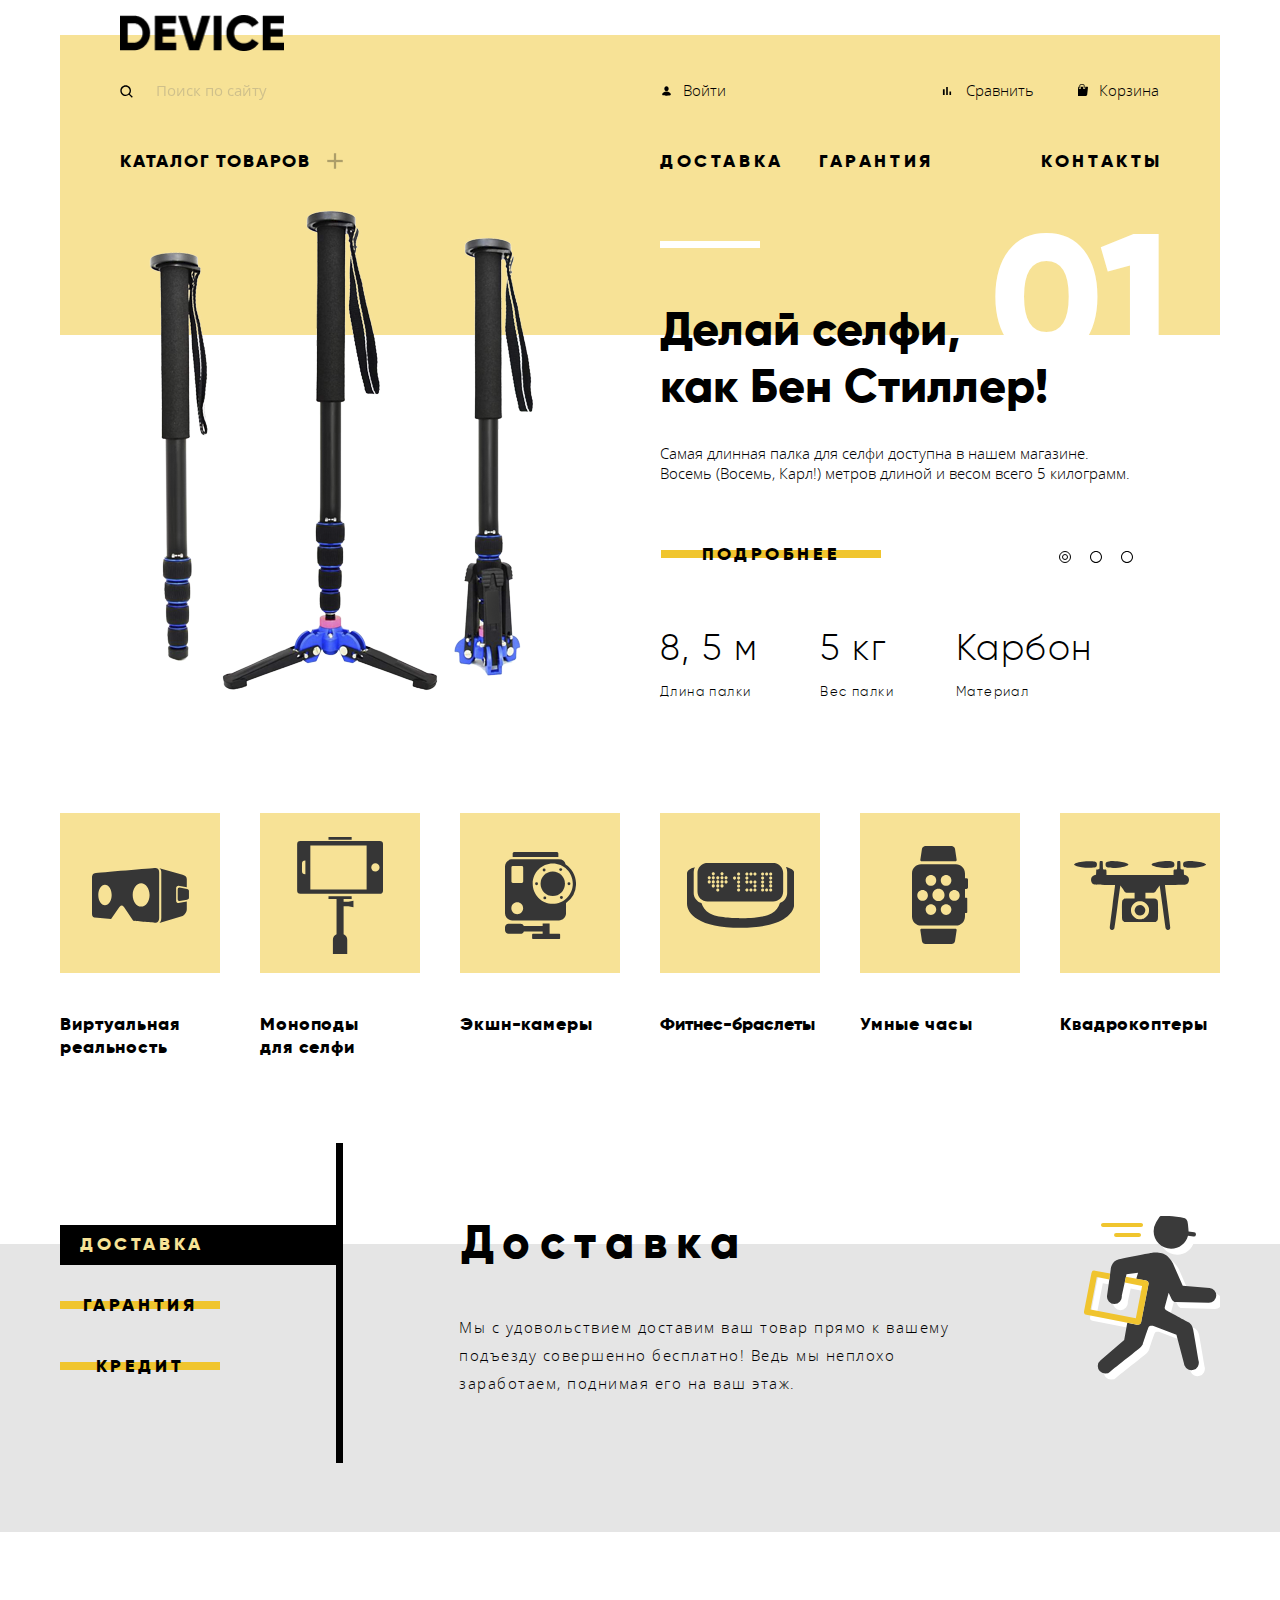
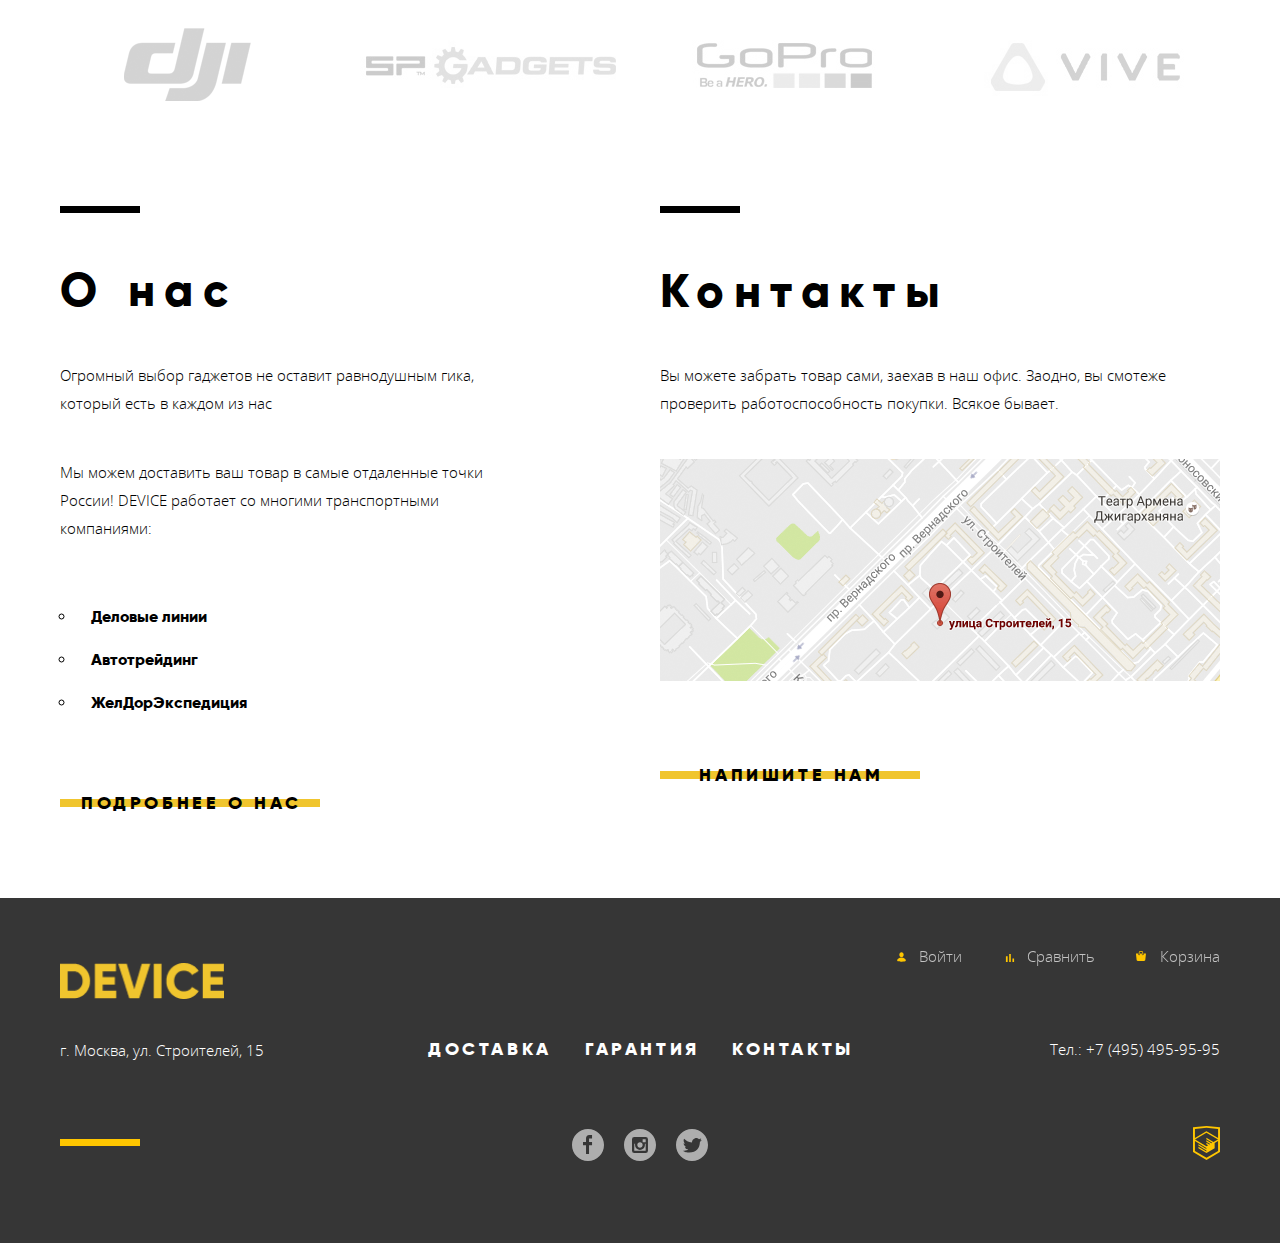
<file: index.html>
<!DOCTYPE html>
<html class="page" lang="ru">
  <head>
    <meta charset="utf-8">
    <title>HTML Academy: Девайс</title>
    <link href="css/normalize.min.css" rel="stylesheet">
    <link href="css/style.css" rel="stylesheet">
  </head>
  <body class="page-body">   
    <header class="header wrapper wrapper_indent page-body__header">   
      <p class="logo header__logo">  
        <img class="logo__img" src="img/logo.png" width="164" height="36" alt="Логотип Девайс">     
      </p>

      <div class="menu text_size_big header__menu">      
        <form class="search  text_uppercase menu__search" action="https://echo.htmlacademy.ru" method="get">
          <label class="visually-hidden search-label" for="search"></label>
          <input class="input search-input" placeholder="Поиск по сайту" id="search">          
          <button class="button button_reset find-button search__find-button">
            <span class="find-button-span">найти</span>
          </button>
        </form>
        <div><a class="link link_opacity login-link" href="#">Войти</a></div> 
        <div><a class="link link_opacity compare-link" href="#">Сравнить</a></div>
        <div><a class="link link_opacity cart-link" href="#">Корзина</a></div>
      </div>

      <nav class="navigation title_size_medium text_gilroy text_weight_bold header__nav">
        <ul class="list title_size_medium nav-list-external navigation__nav-list-external">   
          <li> 
            <a class="link link_opacity catalog-link text_uppercase text_spacing_tiny catalog-link navigation__catalog-link" href="catalog.html">каталог товаров</a>
            <ul class="list list_no_indent text_size_big text_weight_normal nav-list-inner navigation__nav-list-inner hidden-content">  
              <li class="virtual-reality"><a class="link link_opacity navigation__link" href="catalog.html">Виртуальная реальность</a></li>         
              <li class="monopods"><a class="link link_opacity navigation__link" href="catalog.html">Моноподы для селфи</a></li>
              <li class="action-cameras"><a class="link link_opacity navigation__link" href="catalog.html">Экшн-камеры</a></li>
              <li class="fitness-bracelets"><a class="link link_opacity navigation__link" href="catalog.html">Фитнес-браслеты</a></li>
              <li class="smart-watch"><a class="link link_opacity navigation__link" href="catalog.html">Умные часы</a></li>          
              <li class="quadcopter"><a class="link link_opacity navigation__link" href="catalog.html">Квадрокоптер</a></li> 
            </ul>           
          </li> 
          <li><a class="link link_opacity text_uppercase text_spacing_small navigation__link" href="#">доставка</a></li>
          <li><a class="link link_opacity text_uppercase text_spacing_small navigation__link" href="#">гарантия</a></li>
          <li class="text_align_right nav-list-external__contacts-menu"><a class="link link_opacity text_uppercase text_spacing_small navigation__link" href="#">контакты</a></li>
        </ul>         
      </nav>  
    </header>  

    <main class="container page-body__container">
      <div class="slider wrapper page-body__slider">
        <h2 class="visually-hidden">Основной слайдер</h2>       
        <ul class="list switch slider__switch">
          <li class="list_item_inline switch__item"><a class="link switch__link" href="#"><img class="switch__img" src="img/slider-button.svg" width="12" height="12" alt="Следующий слайдер"></a></li>
          <li class="list_item_inline switch__item"><a class="link switch__link" href="#"><img class="switch__img" src="img/slider-button-empty.svg" width="12" height="12" alt="Следующий слайдер"></a></li>
          <li class="list_item_inline switch__item"><a class="link switch__link" href="#"><img class="switch__img" src="img/slider-button-empty.svg" width="12" height="12" alt="Следующий слайдер"></a></li>
        </ul>
        <ul class="list text_gilroy content-slider slider__content-slider">
          <li class="item slider-item content-slider__slider-item">
            <div class="item__slider1-img">
              <img class="content-slider__img" src="img/main-slider1.png" width="384" height="486" alt="Слайдер - селфи палки"> 
            </div> 
            <div class="content item__content"> 
              <p class="number-slider text_weight_bold text_gilroy text_color_white text_size_enormous content-slider__number-slider">
                01                 
              </p>
              <h3 class="title_size_huge content-slider__title-content">Делай селфи,<br> как Бен Стиллер!</h3>
             
              <p class="text_size_big text_open_sans content-slider__text">Самая длинная палка для селфи доступна в нашем магазине. 
                Восемь (Восемь, Карл!) метров длиной и весом всего 5 килограмм.
              </p> 
              <a class="link title_size_medium text_uppercase text_weight_bold link_background link_yellow slider-more content-slider__slider-more" href="#">
                <span class="link_opacity_span">подробнее</span>
              </a> 
              <ul class="list list-description list_no_indent text_spacing_tiny content-slider__list-description">
                <li class="list-description__item">
                  <p class="title_size_big item__props">8, 5 м</p>
                  <p class="text_size_tiny">Длина палки</p>            
                </li>
                <li class="list-description__item">
                  <p class="title_size_big item__props">5 кг</p>
                  <p class="text_size_tiny">Вес палки</p>          
                </li>
                <li class="list-description__item">
                  <p class="title_size_big item__props">Карбон</p>
                  <p class="text_size_tiny">Материал</p>          
                </li>           
              </ul>
            </div>  
          </li>
          <li class="item slider-item content-slider__slider-item hidden-content">
            <div class="item__slider2-img">
              <img class="content-slider__img" src="img/main-slider2.png" width="345" height="485" alt="Слайдер - фитнес браслеты"> 
            </div> 
            <div class="content item__content"> 
              <h3 class="title_size_huge content-slider__title-content">Худеем<br> правильно!</h3>
              <p class="number-slider text_weight_bold text_gilroy text_color_white text_size_enormous content-slider__number-slider">
                02                 
              </p>
              <p class="text_size_big text_open_sans content-slider__text">Мотивирующие фитнес-браслеты помогут найти в себе силы  
                не пропускать занятия и соблюдать диету.
              </p> 
              <a class="link title_size_medium text_uppercase text_weight_bold link_background link_yellow slider-more content-slider__slider-more" href="#">
                <span class="link_opacity_span">подробнее</span>
              </a> 
              <ul class="list list-description list_no_indent text_spacing_tiny content-slider__list-description">
                <li class="list-description__item">
                  <p class="title_size_big item__props">48 часов</p>
                  <p class="text_size_tiny">Без подзарядки</p>            
                </li>                  
              </ul>
            </div>  
          </li>
          <li class="item slider-item content-slider__slider-item hidden-content">
            <div class="item__slider3-img">
              <img class="content-slider__img" src="img/main-slider3.png" width="526" height="334" alt="Слайдер - селфи палки"> 
            </div> 
            <div class="content item__content"> 
              <h3 class="title_size_huge content-slider__title-content">Порхает как бабочка,<br> жалит как пчела!</h3>
              <p class="number-slider text_weight_bold text_gilroy text_color_white text_size_enormous content-slider__number-slider">
                03                 
              </p>
              <p class="text_size_big text_open_sans content-slider__text">Этот обычный, на первый взгляд, квадрокоптер оснащен <br>
                мощным лазером, замаскированным под стандартную камеру.      
              </p> 
              <a class="link title_size_medium text_uppercase text_weight_bold link_background link_yellow slider-more content-slider__slider-more" href="#">
                <span class="link_opacity_span">подробнее</span>
              </a> 
              <ul class="list list-description list_no_indent text_spacing_tiny content-slider__list-description">
                <li class="list-description__item_slider3">
                  <p class="title_size_big item__props">800 м</p>
                  <p class="text_size_tiny">Дальность полета</p>            
                </li>
                <li class="list-description__item">
                  <p class="title_size_big item__props">50 м</p>
                  <p class="text_size_tiny">Радиус поражения</p>          
                </li>                     
              </ul>
            </div>  
          </li>           
        </ul>      
      </div>  

      <section class="popular-goods wrapper container__popular-goods">
        <h2 class="visually-hidden">Популярные товары</h2>
        <ul class="list title_size_medium popular-list popular-goods__popular-list">
          <li class="popular-item popular-item_virtual-reality popular-goods__popular-item">
            <a class="link text_gilroy text_weight_bold popular-goods__link" href="#">Виртуальная реальность</a>
          </li>
          <li class="popular-item popular-item_monopods popular-goods__popular-item">
            <a class="link text_gilroy text_weight_bold popular-goods__link" href="#">Моноподы<br> для селфи</a>
          </li>
          <li class="popular-item popular-item_camera popular-goods__popular-item">
            <a class="link text_gilroy text_weight_bold popular-goods__link" href="#">Экшн-камеры</a>
          </li>
          <li class="text_no_spacing popular-item popular-item_band popular-goods__popular-item">
            <a class="link text_gilroy text_weight_bold popular-goods__link" href="#">Фитнес-браслеты</a>
          </li>
          <li class="popular-item popular-item_hours popular-goods__popular-item">
            <a class="link text_gilroy text_weight_bold popular-goods__link" href="#">Умные часы</a>
          </li>
          <li class="popular-item popular-item_quadcopters popular-goods__popular-item">
            <a class="link text_gilroy text_weight_bold popular-goods__link" href="#">Квадрокоптеры</a>
          </li>
        </ul>
      </section>
      
      <section class="services container__services">
        <div class="wrapper services-wrapper services__services-wrapper">
          <h2 class="visually-hidden">Сервисы</h2>

          <ul class="list list_no_indent title_size_medium text_gilroy text_uppercase text_weight_bold services-menu services__services-menu">
            <li class="services-menu-item services__services-menu-item">
              <a class="link link_background services-menu-link-active services-menu-link services__services-menu-link" href="#">доставка</a>
            </li>
            <li class="services-menu-item services__services-menu-item">
              <a class="link link_yellow link_background services-menu-link services__services-menu-link" href="#">гарантия</a>
            </li>
            <li class="services-menu-item services__services-menu-item">
              <a class="link link_yellow link_background services-menu-link services__services-menu-link" href="#">кредит</a>
            </li>
          </ul>  
        
          <ul class="list services__content"> 
            <li class="item services__item">
              <h3 class="title_size_huge text_gilroy text_spacing_small services__title">Доставка</h3>
              <p class="text_size_huge text_spacing_tiny services__text">Мы с удовольствием доставим ваш товар прямо к вашему <br>
                подъезду совершенно бесплатно! Ведь мы неплохо<br> 
                заработаем, поднимая его на ваш этаж.<br>
              </p>    
              <img class="services__img" src="img/delivery.svg" width="136" height="164" alt="Доставка">
            </li>  
            <li class="item services__item hidden-content">
              <h3 class="title_size_huge text_gilroy text_spacing_small services__title">Гарантия</h3>
              <p class="text_size_huge text_spacing_tiny services__text">Если из-за возгорания купленного у нас товара у вас сгорит дом — <br>
                не переживайте, мы выдадим вам новый.<br>
                Товар, не дом, конечно же.<br>
              </p>    
              <img class="services__img" src="img/warranty.svg" width="136" height="164" alt="Гарантия">
            </li>  
            <li class="item services__item hidden-content">
              <h3 class="title_size_huge text_gilroy text_spacing_small services__title">Кредит</h3>
              <p class="text_size_huge text_spacing_tiny services__text">Залезть в долговую яму стало проще! Кредитные консультанты<br> 
                подберут для вас наиболее выгодные<br> 
                условия кредита. Выгодные для нашего банка, разумеется.<br>
              </p>    
              <img class="services__img" src="img/credit.svg" width="136" height="164" alt="Кредит">
            </li> 
          </ul>  
        </div>  
      </section>

      <section class="companies wrapper container__companies">
        <h2 class="visually-hidden">Логотипы комапаний</h2>
        <ul class="list companies-list companies__companies-list">
          <li class="companies__companies-item"><a class="link companies-item companies-item_logo-dji" href="#"></a></li>
          <li class="companies__companies-item"><a class="link companies-item companies-item_logo-gadgets" href="#"></a></li>
          <li class="companies__companies-item"><a class="link companies-item companies-item_logo-gopro" href="#"></a></li>
          <li class="companies__companies-item"><a class="link companies-item companies-item_logo-vive" href="#"></a></li>
        </ul>
      </section>

      <section class="contact-info wrapper container__contact-info">
        <div class="about-us contact-info__about-us">
          <h2 class="title_size_huge text_gilroy text_spacing_small about-us__title">О нас</h2>
          <p class="text_size_huge about-us__text">Огромный выбор гаджетов не оставит равнодушным гика, который есть в каждом из нас</p>       
          <p class="text_size_huge about-us__text">Мы можем доставить ваш товар в самые отдаленные точки России! DEVICE работает
            со многими транспортными компаниями:
          </p>
          <ul class="list list_no_indent title_size_tiny list_style_circle text_gilroy text_weight_bold about-us__list">
            <li class="item title about-us__item">Деловые линии</li>
            <li class="item title about-us__item">Автотрейдинг</li>
            <li class="item title about-us__item">ЖелДорЭкспедиция</li>
          </ul>
          <p class="title_size_medium text_gilroy text_uppercase text_weight_bold about-us__more">
            <a class="link link_background link_yellow more-link about-us__more-link" href="#">
              <span class="link_opacity_span">подробнее о нас</span>
            </a>
          </p>
        </div>
      
        <div class="contact contact-info__contact">
          <h2 class="title_size_huge text_gilroy text_spacing_small contact__title">Контакты</h2>
          <p class="text_size_huge contact__text">
            Вы можете забрать товар сами, заехав в наш офис. Заодно, вы смотеже проверить работоспособность покупки.
            Всякое бывает.
          </p>
          <a class="button contact-map" href="#"> <img class="contact__contact-map" src="img/map.png" width="560" height="222" alt="Наше местонахождение"></a>
          <p class="title_size_medium text_gilroy text_uppercase text_weight_bold contact__write-to-us">
            <a class="link link_background link_yellow write-to-us-link write-to-us__write-to-us-link" href="#">
              <span class="link_opacity_span">напишите нам</span>
            </a>
          </p>
        </div>
      </section>  
    </main>  

    <footer class="footer page-body__footer">       
      <div class="wrapper_indent footer__section">
        <div class="text_size_big menu-footer footer__menu-footer">   
          <div>
            <a class="link link_color_white login-link-footer menu-footer__link" href="#">
              <span class="menu-footer-span">Войти</span>
            </a>
          </div>             
          <div>
            <a class="link link_color_white compare-link-footer menu-footer__link" href="#">
              <span class="menu-footer-span">Сравнить</span>
            </a>
          </div>
          <div>
            <a class="link link_color_white cart-link-footer menu-footer__link" href="#">
              <span class="menu-footer-span">Корзина</span>
            </a>
          </div>
        </div>

        <p class="logo-footer footer__logo-footer">
          <a class="link link_opacity logo-footer__link" href="index.html"><img class="logo-footer__img" src="img/logo-yellow.png" width="164" height="36" alt="Логотип Девайс"></a>
        </p> 
        
        <div class="contacts footer__contacts">
          <address class="text_size_big text_color_white address contacts__address">г. Москва, ул. Строителей, 15</address>
          
          <ul class="list title_size_medium text_gilroy text_uppercase text_weight_bold navigation-footer contacts__navigation-footer">
            <li><a class="link link_opacity link_color_white text_spacing_small navigation-footer__link" href="#">доставка</a></li>
            <li><a class="link link_opacity link_color_white text_spacing_small navigation-footer__link" href="#">гарантия</a></li>
            <li><a class="link link_opacity link_color_white text_spacing_small navigation-footer__link" href="#">контакты</a></li>
          </ul>

          <p class="phone text_align_right phone contacts__phone">
            <a class="link text_size_big link_color_white phone__link" href="tel:+74954959595">Тел.: +7 (495) 495-95-95</a>
          </p>
        </div>
      
        <div class="other-links footer__other-links">
          <ul class="list list_no_indent socials other-links__socials">
            <li class="socials-item socials-item_facebook socials__social-item"><a class="link socials__link" href="#"><span class="visually-hidden">Фейсбук</span></a></li>
            <li class="socials-item socials-item_instagram socials__social-item"><a class="link socials__link" href="#"><span class="visually-hidden">Инстаграм</span></a></li>
            <li class="socials-item socials-item_twitter socials__social-item"><a class="link socials__link" href="#"><span class="visually-hidden">Твиттер</span></a></li>
          </ul>
          <p class="htmlacademy text_align_right other-links__htmlacademy">
            <a class="link link_opacity htmlacademy__link" href="https://htmlacademy.ru/intensive/htmlcss" target="_blank">
              <img class="htmlacademy__img" src="img/logo-html.svg" width="27" height="36" alt="Логотип htmlacademy">
            </a>
          </p>
        </div>
      </div>
    </footer>

    <section class="feedback page-body__feedback">
      <h2 class="visually-hidden">Напишите нам</h2>
      <form class="feedback-form feedback__feedback-form" action="https://echo.htmlacademy.ru" method="post">
        <div class="feedback-wrapper feedback__feedback-wrapper">
          <p class="feedback-item feedback__name">
            <label class="label text_gilroy text_weight_bold title_size_medium feedback__feedback-label" for="name">Ваше имя:</label>
            <input class="input name-input feedback-input feedback__feedback-input" id="name" type="text" name="name" placeholder="Имя Фамилия">
          </p>
          <p class="feedback-item feedback__email">
            <label class="label text_gilroy text_weight_bold title_size_medium feedback__feedback-label" for="email">Ваш e-mail</label>
            <input class="input email-input feedback-input feedback__feedback-input" id="email" type="email" name="email" placeholder="email@example.com">
          </p>
          <p class="feedback-item feedback-item_textarea feedback__text">
            <label class="label text_gilroy text_weight_bold title_size_medium feedback__feedback-label" for="text">Текст  письма</label>   
            <textarea class="textarea feedback-input feedback-input_textarea feedback__feedback-input" id="text" rows="10" cols="90">В свободной форме</textarea> 
          </p>
        </div>
        <button class="button button_reset link_yellow link_background feedback-send feedback__feedback-send" type="submit">
          <span class="link_opacity_span title_size_medium text_gilroy text_uppercase text_weight_bold">Отправить</span>
        </button>
      </form>       
      <button class="button button_reset modal-close feedback__feedback-close" type="button"><span class="visually-hidden">Кнопка закрытия обратной связи</span></button>
    </section>
    
    <section class="map page-body__map">
      <h2 class="visually-hidden">Как до нас добраться</h2>
      <iframe src="https://www.google.com/maps/embed?pb=!1m18!1m12!1m3!1d1998.6037999040354!2d30.322010416394033!3d59.938716271971415!2m3!1f0!2f0!3f0!3m2!1i1024!2i768!4f13.1!3m3!1m2!1s0x4696310fca5ba729%3A0xea9c53d4493c879f!2sBolshaya+Konyushennaya+ul.%2C+19%2C+Sankt-Peterburg%2C+Russia%2C+191186!5e0!3m2!1sen!2s!4v1441888483426" width="960" height="550" allowfullscreen></iframe>
      <button class="button button_reset modal-close map__close-map" type="button"><span class="visually-hidden">Кнопка закрытия карты</span></button>
    </section>

    <script src="js/write-to-us.min.js"></script>
    <script src="js/map.min.js"></script>
  </body>
</html>
</file>
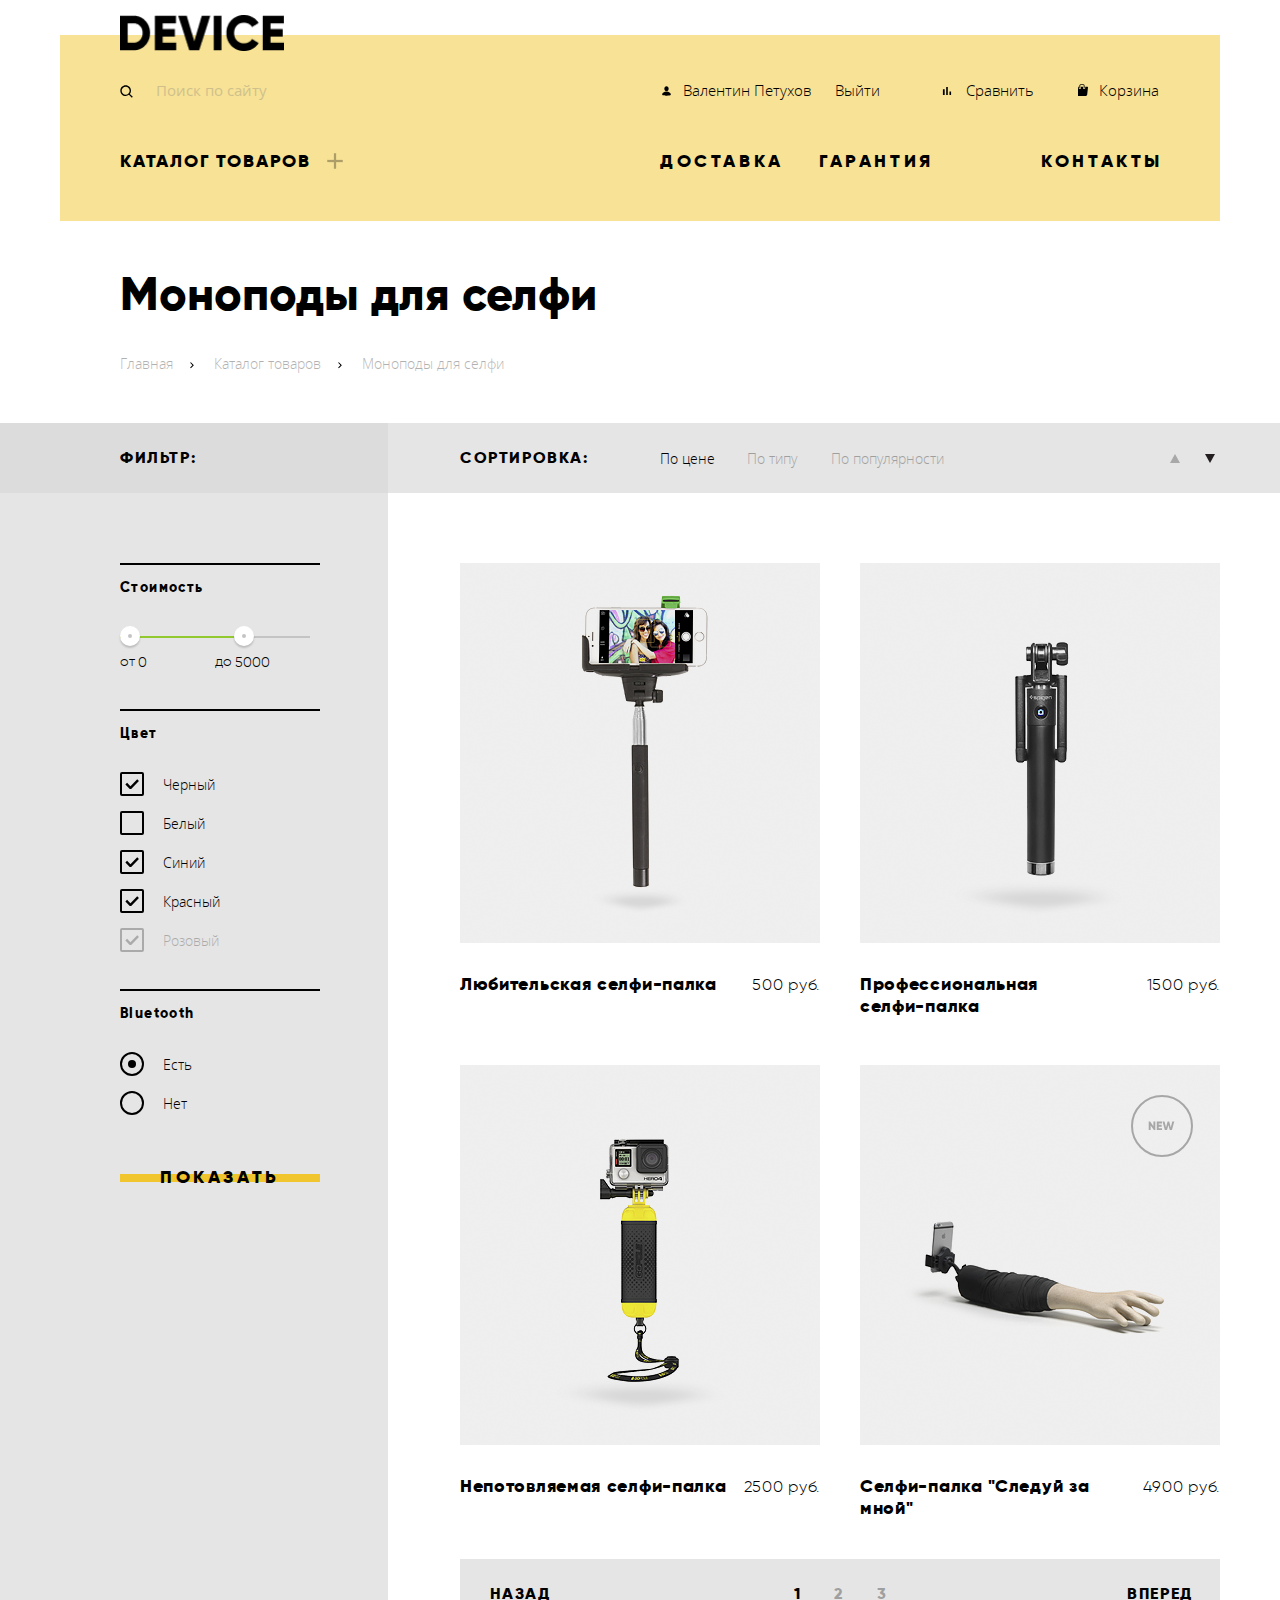
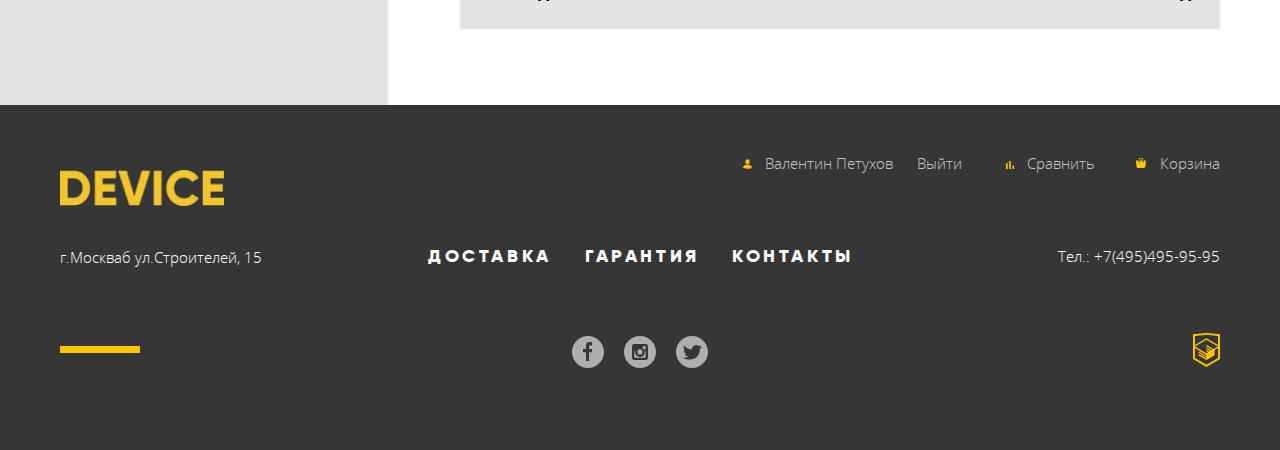
<file: catalog.html>
<!DOCTYPE html>
<html class="page" lang="ru">
  <head>
    <meta charset="utf-8">
    <title>HTML Academy:  Девайс</title>
    <link href="css/normalize.min.css" rel="stylesheet">
    <link href="css/style.css" rel="stylesheet">
  </head>
  <body class="page-body">
    <header class="header header_catalog wrapper wrapper_indent page-body__header">   
      <p class="logo header__logo">
        <a class="link link_opacity logo__link" href="index.html">
          <img class="logo__img" src="img/logo.png" width="164" height="36" alt="Логотип Девайс">
        </a>
      </p>

      <div class="menu text_size_big header__menu">      
        <form class="search  text_uppercase menu__search" action="https://echo.htmlacademy.ru" method="get">
          <label class="visually-hidden search-label" for="search"></label>
          <input class="input search-input" placeholder="Поиск по сайту" id="search">          
          <button class="button button_reset find-button search__find-button" type="submit">
            <span class="find-button-span">найти</span>
          </button>
        </form>
        <div>
          <a class="link link_opacity login-link user-link" href="#">Валентин Петухов</a>
          <a class="link link_opacity" href="#">Выйти</a>
        </div> 
        <div><a class="link link_opacity compare-link" href="#">Сравнить</a></div>
        <div><a class="link link_opacity cart-link" href="#">Корзина</a></div>
      </div>

      <nav class="navigation title_size_medium text_gilroy text_weight_bold header__nav">
        <ul class="list title_size_medium nav-list-external navigation__nav-list-external">   
          <li> 
            <a class="link link_opacity catalog-link text_uppercase text_spacing_tiny catalog-link navigation__catalog-link" href="catalog.html">каталог товаров</a>
            <ul class="list list_no_indent text_size_big text_weight_normal nav-list-inner navigation__nav-list-inner hidden-content">  
              <li class="virtual-reality"><a class="link link_opacity navigation__link" href="catalog.html">Виртуальная реальность</a></li>         
              <li class="monopods"><a class="link link_opacity navigation__link" href="catalog.html">Моноподы для селфи</a></li>
              <li class="action-cameras"><a class="link link_opacity navigation__link" href="catalog.html">Экшн-камеры</a></li>
              <li class="fitness-bracelets"><a class="link link_opacity navigation__link" href="catalog.html">Фитнес-браслеты</a></li>
              <li class="smart-watch"><a class="link link_opacity navigation__link" href="catalog.html">Умные часы</a></li>          
              <li class="quadcopter"><a class="link link_opacity navigation__link" href="catalog.html">Квадрокоптер</a></li> 
            </ul>           
          </li> 
          <li><a class="link link_opacity text_uppercase text_spacing_small navigation__link" href="#">доставка</a></li>
          <li><a class="link link_opacity text_uppercase text_spacing_small navigation__link" href="#">гарантия</a></li>
          <li class="text_align_right nav-list-external__contacts-menu"><a class="link link_opacity text_uppercase text_spacing_small navigation__link" href="#">контакты</a></li>
        </ul>         
      </nav>  
    </header> 

    <main class="container page-body__container">
      <h1 class="title_size_huge text_gilroy wrapper wrapper_indent product-title container__product-title">Моноподы для селфи</h1>        
      
      <ul class="list text_size_medium breadcrumbs wrapper wrapper_indent">
        <li class="list_item_inline breadcrumbs-item breadcrumbs__breadcrumbs-item">
          <a class="link breadcrumbs-link breadcrumbs__breadcrumbs-link" href="index.html">Главная</a>
        </li>
        <li class="list_item_inline breadcrumbs-item breadcrumbs__breadcrumbs-item">
          <a class="link breadcrumbs-link breadcrumbs__breadcrumbs-link" href="catalog.html">Каталог товаров</a>
        </li>
        <li class="list_item_inline breadcrumbs-current">
          Моноподы для селфи
        </li>
      </ul>
      
      <div class="filter-gradient">
        <div class="wrapper wrapper-filter container__wrapper-filter">
          <h2 class="title title_size_small text_gilroy text_spacing_tiny text_uppercase">фильтр:</h2>        
          <h2 class="title title_size_small list_item_inline text_gilroy text_spacing_tiny text_uppercase filter-sort wrapper-filter__filter-sort">cортировка:</h2>
          <ul class="list list_no_indent list_item_inline text_size_medium wrapper-filter__types">
            <li class="list_item_inline types-current wrapper-filter__types-item"><a class="link wrapper-filter__link" href="#">По цене</a></li>
            <li class="list_item_inline types-item wrapper-filter__types-item"><a class="link wrapper-filter__link" href="#">По типу</a></li>
            <li class="list_item_inline types-item wrapper-filter__types-item"><a class="link wrapper-filter__link" href="#">По популярности</a></li>
            <li class="list_item_inline text_float_rigth type-sort-current types-sort__sort-out">
              <a class="link wrapper-filter__link" href="#">
                <img class="wrapper-filter__img" src="img/icon-down-dir.svg" width="10" height="11" alt="Сортировка по возрастанию">
              </a>
            </li>
            <li class="list_item_inline text_float_rigth types-item types-sort">
              <a class="link wrapper-filter__link" href="#">
                <img class="wrapper-filter__img" src="img/icon-up-dir.svg" width="10" height="11" alt="Сортировка по убыванию">
              </a>
            </li>
          </ul>            
        </div>  
      </div>

      <div class="content-catalog-gradient">
        <div class="wrapper content-catalog container__content-catalog">
          <section class="filter">
            <form action="https://echo.htmlacademy.ru" method="get" class="filter-form filter__filter-form">
              <fieldset class="fielsset fielsset_no_indent text_gilroy price-filter filter-form__price-filter">
                <h3 class="text_gilroy text_spacing_tiny filter__filter-title-price">Стоимость</h3>
                <div class="filter-price filter__filter-price">
                  <div class="filter-scale filter__filter-scale">
                    <div class="price-bar filter-price__price-bar"></div>
                  </div>
                  <div class="filter-toggle filter-toggle_min filter__filter-toggle"></div>
                  <div class="filter-toggle filter-toggle_max filter__filter-toggle"></div>
                </div>  
                <div class="price-controls text text_gilroy">
                  <label class="min-price" for="min-price">от</label>
                  <input class="input control-input price-controls__control-input" type="number" name="min-price" value="0" id="min-price">
                  <label class="max-price" for="max-price">до</label>
                  <input class="input control-input price-controls__control-input" type="number" name="max-price" value="5000" id="max-price">
                </div>
              </fieldset>  
              <fieldset class="fielsset fielsset_no_indent color-filter filter-form__color-filter">
                <h3 class="text_gilroy text_spacing_tiny filter__filter-title-color">Цвет</h3>
                <ul class="list list_no_indent text_size_medium color-filter__list">
                  <li class="filter-item filter__filter-item">
                    <input class="visually-hidden filter-input-checkbox filter__filter-input-checkbox" type="checkbox" name="color" value="black" id="filter-black" checked>
                    <label class="filter-label filter__filter-label" for="filter-black">Черный</label>
                  </li>
                  <li class="filter-item filter__filter-item">
                    <input class="visually-hidden filter-input-checkbox filter__filter-input-checkbox" type="checkbox" name="color" value="white" id="filter-white">
                    <label class="filter-label filter__filter-label" for="filter-white">Белый</label>
                  </li>
                  <li class="filter-item filter__filter-item">
                    <input class="visually-hidden filter-input-checkbox filter__filter-input-checkbox" type="checkbox" name="color" value="blue" id="filter-blue" checked>
                    <label class="filter-label filter__filter-label" for="filter-blue">Синий</label>
                  </li>
                  <li class="filter-item filter__filter-item">
                    <input class="visually-hidden filter-input-checkbox filter__filter-input-checkbox" type="checkbox" name="color" value="red" id="filter-red" checked>
                    <label class="filter-label filter__filter-label" for="filter-red">Красный</label>
                  </li>
                  <li class="filter-item filter__filter-item">
                    <input class="visually-hidden filter-input-checkbox filter__filter-input-checkbox" disabled checked type="checkbox" name="color" value="ping" id="filter-ping">
                    <label class="filter-label filter-input-diabled filter__filter-label" for="filter-ping">Розовый</label>
                  </li>
                </ul>
              </fieldset>
              <fieldset class="fielsset fielsset_no_indent bluetooth-filter fiter-form__filter-bluetooth">
                <h3 class="text_gilroy text_spacing_tiny filter__filter-title-bluetooth">Bluetooth</h3>
                <ul class="list list_no_indent text_size_medium bluetooth-filter__list">
                  <li class="filter-item filter__filter-item">
                    <input class="visually-hidden filter-input-radio filter__filter-input-radio" type="radio" name="bluetooth" value="yes" id="filter-yes" checked>
                    <label class="filter-label filter__filter-label" for="filter-yes">Есть</label>
                  </li>
                  <li class="filter-item filter__filter-item">
                    <input class="visually-hidden filter-input-radio filter__filter-input-radio" type="radio" name="bluetooth" value="no" id="filter-no">
                    <label class="filter-label filter__filter-label" for="filter-no">Нет</label>
                  </li>
                </ul>
              </fieldset>
              <p class="title_size_medium filter__filter-show">
                <button class="button button_reset link_yellow link_background filter-show-button filter__filter-show-button" type="submit" >
                  <span class="link_opacity_span title_size_medium text_gilroy text_uppercase text_weight_bold">Показать</span>
                </button>
              </p>
            </form>
          </section>  

          <section class="products text_gilroy container__products">
            <ul class="list list_no_indent products-list products__products-list">
              <li class="product products__item">
                <h2 class="visually-hidden">Любительская селфи палка</h2>
                <p class="product-card product__product-card">
                  <img class="product-img product__product-img" src="img/amatur-selfy-stick.png" width="360" height="380" alt="Любительская селфи палка">
                  <a class="link title_size_medium text_gilroy text_uppercase text_weight_bold link_yellow link_background product-buy product__product-buy" href="#">
                    <span class="link_opacity_span">В корзину</span>
                  </a>
                  <a class="link link_small text_open_sans text_spacing_tiny product-add-card product__product-add-card" href="#">Добавить к сравнению</a>
                </p> 
                <div class="description product__description">     
                  <p class="description__name-product">
                    <a class="link title_size_medium text_weight_bold" href="#">     
                      Любительская селфи-палка 
                    </a>
                  </p>
                  <span class="title_size_tiny text_weight_lighter text_align_right description__price">500 руб.</span>
                </div>   
              </li>
              <li class="product products__item">
                <h2 class="visually-hidden">Профессиональная селфи-палка</h2>
                <p class="product-card product__product-card">
                  <img class="product-img product__product-img" src="img/prof-selfy-stick.png" width="360" height="380" alt="Любительская селфи палка">
                  <a class="link title_size_medium text_gilroy text_uppercase text_weight_bold link_yellow link_background product-buy product__product-buy" href="#">
                    <span class="link_opacity_span">В корзину</span>
                  </a>
                  <a class="link link_small text_open_sans text_spacing_tiny product-add-card product__product-add-card" href="#">Добавить к сравнению</a>
                </p> 
                <div class="description product__description">     
                  <p class="description__name-product">
                    <a class="link title_size_medium text_weight_bold" href="#">     
                      Профессиональная<br> селфи-палка  
                    </a>
                  </p>
                  <span class="title_size_tiny text_weight_lighter text_align_right description__price">1500 руб.</span>
                </div> 
              </li>
              <li class="product products__item">  
                <h2 class="visually-hidden">Непотовляемая селфи-палка</h2>
                <p class="product-card product__product-card">
                  <img class="product-img product__product-img" src="img/unsinkable-selfy-stick.png" width="360" height="380" alt="Любительская селфи палка">
                  <a class="link title_size_medium text_gilroy text_uppercase text_weight_bold link_yellow link_background product-buy product__product-buy" href="#">
                    <span class="link_opacity_span">В корзину</span>
                  </a>
                  <a class="link link_small text_open_sans text_spacing_tiny product-add-card product__product-add-card" href="#">Добавить к сравнению</a>
                </p> 
                <div class="description product__description">     
                  <p class="description__name-product">
                    <a class="link title_size_medium text_weight_bold" href="#">     
                      Непотовляемая селфи-палка
                    </a>
                  </p>
                  <span class="title_size_tiny text_weight_lighter text_align_right description__price">2500 руб.</span>
                </div>
              </li>
              <li class="product products__item">  
                  <h2 class="visually-hidden">Селфи-палка "Следуй за мной"</h2>                   
                  <p class="product-card new-product product__product-card">                    
                    <img class="product-img product__product-img" src="img/go-selfy-stick.png" width="360" height="380" alt="Любительская селфи палка">
                    <a class="link title_size_medium text_gilroy text_uppercase text_weight_bold link_yellow link_background product-buy product__product-buy" href="#">
                      <span class="link_opacity_span">В корзину</span>
                    </a>
                    <a class="link link_small text_open_sans text_spacing_tiny product-add-card product__product-add-card" href="#">Добавить к сравнению</a>
                  </p> 
                  <div class="description product__description">     
                    <p class="description__name-product">
                      <a class="link title_size_medium text_weight_bold" href="#">     
                        Селфи-палка "Следуй за мной"
                      </a>
                    </p>
                    <span class="title_size_tiny text_weight_lighter text_align_right description__price">4900 руб.</span>
                  </div>  
              </li>         
            </ul>  

            <div class="pagination title_size_small text_gilroy text_weight_bold text_uppercase products__pagination">
              <a class="link text_spacing_tiny pagination-button pagination__pagination-button" type="button">
                назад
              </a>

              <ul class="list list_no_indent text_align_center pagination__list">
                <li class="list list_item_inline"><a class="link pagination-switch pagination-switch-current pagination__pagination-switch" href="#"><span class="visually-hidden">Переход на страницу - </span>1</a></li>
                <li class="list list_item_inline"><a class="link pagination-switch pagination__pagination-switch" href="#"><span class="visually-hidden">Переход на страницу - </span>2</a></li>
                <li class="list list_item_inline"><a class="link pagination-switch pagination__pagination-switch" href="#"><span class="visually-hidden">Переход на страницу - </span>3</a></li>
              </ul>

              <a class="link text_spacing_tiny pagination-button pagination__pagination-button" type="button">
                вперед
              </a>
            </div>  
          </section>     
        </div>  
      </div>
    </main>  

    <footer class="footer page-body__footer">       
      <div class="wrapper_indent footer__section">
        <div class="text_size_big menu-footer footer__menu-footer">   
          <div>
            <a class="link link_color_white login-link-footer user-link menu-footer__link" href="#">
              <span class="menu-footer-span">Валентин Петухов</span>              
            </a>
            <a class="link link_color_white menu-footer__link" href="#" ><span class="menu-footer-span">Выйти</span></a>
          </div>             
          <div>
            <a class="link link_color_white compare-link-footer menu-footer__link" href="#">
              <span class="menu-footer-span">Сравнить</span>
            </a>
          </div>
          <div>
            <a class="link link_color_white cart-link-footer menu-footer__link" href="#">
              <span class="menu-footer-span">Корзина</span>
            </a>
          </div>
        </div>

        <p class="logo-footer footer__logo-footer">
          <a class="link link_opacity logo-footer__link" href="index.html"><img class="logo-footer__img" src="img/logo-yellow.png" width="164" height="36" alt="Логотип Девайс"></a>
        </p> 
        
        <div class="contacts footer__contacts">
          <address class="text_size_big text_color_white address contacts__address">г.Москваб ул.Строителей, 15</address>
          
          <ul class="list title_size_medium text_gilroy text_uppercase text_weight_bold navigation-footer contacts__navigation-footer">
            <li><a class="link link_opacity link_color_white text_spacing_small navigation-footer__link" href="#">доставка</a></li>
            <li><a class="link link_opacity link_color_white text_spacing_small navigation-footer__link" href="#">гарантия</a></li>
            <li><a class="link link_opacity link_color_white text_spacing_small navigation-footer__link" href="#">контакты</a></li>
          </ul>

          <p class="phone text_align_right contacts__phone">
            <a class="link text_size_big link_color_white phone__link" href="tel:+74954959595">Тел.: +7(495)495-95-95</a>
          </p>
        </div>
      
        <div class="other-links footer__other-links">
          <ul class="list list_no_indent socials other-links__socials">
            <li class="socials-item socials-item_facebook socials__social-item"><a class="link socials__link" href="#"><span class="visually-hidden">Фейсбук</span></a></li>
            <li class="socials-item socials-item_instagram socials__social-item"><a class="link socials__link" href="#"><span class="visually-hidden">Инстаграм</span></a></li>
            <li class="socials-item socials-item_twitter socials__social-item"><a class="link socials__link" href="#"><span class="visually-hidden">Твиттер</span></a></li>
          </ul>
          <p class="htmlacademy text_align_right other-links__htmlacademy">
            <a class="link link_opacity htmlacademy__link" href="https://htmlacademy.ru/intensive/htmlcss" target="_blank">
              <img class="htmlacademy__img" src="img/logo-html.svg" width="27" height="36" alt="Логотип htmlacademy">
            </a>
          </p>
        </div>
      </div>
    </footer>

  </body>
</html>
</file>
<file: css/style.css>
:root {
  --basic-black: #000000;
  --basic-dark: #363636;
  --basic-white: #ffffff;
  --basic-white-alpha: rgba(255, 255, 255, 0.7);
  --basic-grey: #464646;
  --basic-grey-dark: #DCDCDC;
  --basic-grey-light: #E5E5E5;
  --basic-half-grey: #7E7E7E;
  --basic-half-grey-dark: #D9D9D9; 
  --basic-half-grey-light: #B3B3B3;
  --basic-shadow: rgba(0, 0, 0, 0.18);
  --basic-shadow-modal: rgba(0, 0, 0, 0.15);
  --basic-form-grey: #F2F2F2;
  --basic-form-grey-dark: #EAEAEA;
  --basic-form-grey-light: rgba(0, 0, 0, 0.4);
  
  --special-yellow: #F7E296;
  --special-yellow-dark: #F0C52E;
  --special-grey: #C4C4C4;
  --special-green: #91C92F;
  --special-line-color: #FFC600;  
  --special-pink: #F6DADA;

  --basic-font-gilroy: "Gilroy", Arial, sans-serif;
  --basic-font-open-sans: "Open Sans", Arial, sans-serif;
  
}

@font-face { 
  font-family: "Gilroy"; 
  src: local("Gilroy"),
       url("../fonts/gilroyextrabold.woff2") format("woff2"), 
       url("../fonts/gilroyextrabold.woff") format("woff"); 
  font-weight: 800; 
  font-style: normal;
}

@font-face { 
  font-family: "Gilroy"; 
  src: local("Gilroy"),
       url("../fonts/gilroylight.woff2") format("woff2"), 
       url("../fonts/gilroylight.woff") format("woff"); 
  font-weight: 300; 
  font-style: normal;
}

@font-face { 
  font-family: "Open Sans"; 
  src: local("Open Sans"),
       url("../fonts/opensans.woff2") format("woff2"), 
       url("../fonts/opensans.woff") format("woff"); 
  font-weight: 400; 
  font-style: normal;
}

@font-face { 
  font-family: "Open Sans"; 
  src: local("Open Sans"),
       url("../fonts/opensanslight.woff2") format("woff2"), 
       url("../fonts/opensanslight.woff") format("woff"); 
  font-weight: 300; 
  font-style: normal;
}

.wrapper {
  max-width: 1160px;
  margin: 0 auto;
}

.wrapper_indent {
  padding-left: 60px;
  padding-right: 60px;
}

.page {
  height: 100%;
}

.page-body {  
  min-height: 100%;
  display: grid;
  grid-template-rows: min-content 1fr min-content;
  align-content: start;
  margin: 0 auto;
  padding: 0;
  font-family: "Open Sans", Arial, sans-serif;
  font-size: 14px;
  line-height: 17px;
  font-weight: 300;
  font-style: normal;
  color: var(--basic-black);
  background-color: var(--basic-white);
  box-sizing: content-box;
}

.page-body__header {  
  margin-top: 35px;
}

h3 {
  font-size: inherit;
}

.visually-hidden {
  position: absolute;
  width: 1px;
  height: 1px;
  margin: -1px;
  border: 0;
  padding: 0;
  clip: rect(0 0 0 0);
  overflow: hidden;
}

.title {
  font-size: 16px;
  line-height: 28px;
}

.title_size_tiny {
  font-size: 16px;
  line-height: 18px;
}

.title_size_small {
  font-size: 16px;
  line-height: 20px;
}

.title_size_medium {
  font-size: 18px;
  line-height: 22px;
}

.title_size_big {
  font-size: 36px;
  line-height: 42px;
}

.title_size_huge {
  font-size: 47px;
  line-height: 57px;
}

.title_background_grey {
  background-color: var(--basic-half-grey);
}

.title_background_grey_light {
  background-color: var(--basic-grey-light);
}

.text {
  font-size: 14px;
  line-height: 16px;
}

.text_size_tiny {
  font-size: 13px;
  line-height: 15px;
}

.text_size_small {
  font-size: 13px;
  line-height: 18px;
}

.text_size_medium {
  font-size: 14px;
  line-height: 19px;
}

.text_size_big {
  font-size: 15px;
  line-height: 20px;
}

.text_size_huge {
  font-size: 15px;
  line-height: 28px;
}

.text_size_enormous {
  font-size: 179px;
  line-height: 219px;
}

.text_open_sans {
  font-family: var(--basic-font-open-sans)
}

.text_gilroy {
  font-family: var(--basic-font-gilroy);
}

.text_color_white {
  color: var(--basic-white);
}

.text_uppercase {
  text-transform: uppercase;
}

.text_weight_normal {
  font-weight: 300;
}
.text_weight_lighter {
  font-weight: 400;
}

.text_weight_bold {
  font-weight: 800;
}

.text_align_right {
  text-align: right;
}

.text_float_rigth {
  float: right;
}

.text_align_center {
  text-align: center;
}

.text_spacing_small {
  letter-spacing: 0.2em;
}

.text_spacing_tiny {
  letter-spacing: 0.1em;
}

.text_no_spacing {
  letter-spacing: 0em;
}

.link {
  color: var(--basic-black);
  text-decoration: none;
}

.link_opacity {
  opacity: 1;
}

.link_opacity:hover{
  opacity: 0.6;
}

.link_opacity:active {
  opacity: 0.3;
}

.link_opacity_span:active {
  opacity: 0.3;
}

.link_background {
  display: inline-block;
  box-sizing: border-box;
  text-align: center;
  padding-top: 8px;
  padding-bottom: 8px;
  letter-spacing: 0.2em;
  height: 40px;
  vertical-align: auto;
}

.link_yellow {
  background: linear-gradient(to top, transparent 43%, var(--special-yellow-dark) 43%, var(--special-yellow-dark) 63%, transparent 63%);
}

.link_yellow:active {
  background: var(--special-yellow-dark);
}

.link_yellow:hover {
  background: var(--special-yellow-dark);
  padding-top: 9px;
}

.link_color_white {
  color: var(--basic-white);
}

.button_reset {
  background-color: transparent;
  border: none;
  outline: none;
  padding: 0;
  outline: none;
  text-transform: inherit;
  font-weight: inherit;
} 

.list {
  list-style: none;
}

.list_style_circle {
  list-style-type: circle;
}

.list_no_indent {
  padding-left: 0px;
}

.list_item_inline { 
  display: inline;
}  

.fielsset {
  border: none;
}

.fielsset_no_indent {
  padding-top: 0px;
  padding-left: 0px;
  margin-left: 0px;
}

.header {
  background-color: var(--special-yellow);
  height: 300px;
}

.header_catalog {
  height: 186px;
}

.header__logo {
  margin-top: -20px; 
}

.header__menu {
  padding-bottom: 32px;
  padding-top: 12px;
}

.menu {
  display: grid;
  grid-template-columns: 540px 280px 138px 82px;
  align-items: center;
}

.user-link {
  padding-right: 20px;
}

.search {
  padding-left: 36px;
}

.search__button {
  position: relative;
}

.search__find-button {
  position: relative;
}

.search-input {
  position: relative;
  opacity: 0.3;
  border: none;
  background-color: transparent;
  width: 327px;
}

.search-label {
  position: relative;
}

.search-label::before {
  content: url(../img/search.svg);
  position: absolute;
  right: 23px;
  bottom: 6px;
  width: 12px;
  height: 12px; 
}

.search-input:hover {
  opacity: 0.6;
  outline: none;
} 

.search-input:focus,
.search-input:active {
  opacity: 1;
  border: none;
  outline: none;
} 

.search-input:focus + .find-button,
.search-input:active  + .find-button {
  display: inline;
}

.find-button {
  cursor: pointer;
  display: none;
  width: 84px;
  height: 50px;
  border: 2px solid var(--basic-black) ;
}

.find-button::before {
  content: '';
  position: absolute;
  right: 0;
  bottom: -2px;
  width: 450px;
  height: 2px;
  background-color: var(--basic-black);
}

.find-button:hover,
.find-button:active {
  color: var(--basic-white);
  background-color: var(--basic-black);
}

.find-button-span:active {
  opacity: 0.3;
}

.find-button::before {
  content: '';
  position: absolute;
}

.login-link {
  cursor: pointer;
  background-image: url(../img/user.svg);
  background-size: 13px 16px;
  background-repeat: no-repeat;
  background-position: 0px 3px;
  padding-left: 23px;
}

.logout-link {
  cursor: pointer;
}

.compare-link {
  width: 14px;
  background-image: url(../img/compare.svg);
  background-repeat: no-repeat;
  background-position: 2px 6px;
  padding-left: 26px;
}

.cart-link {
  width: 10px;
  background-image: url(../img/cart.svg);
  background-repeat: no-repeat;
  background-position: -2px 4px;
  padding-left: 21px;
}

.catalog-link::after {
  content: '';
  position: absolute;
  right: -35px;
  width: 22px;
  height: 22px;
  background-image: url(../img/icon-plus.png);
  background-repeat: no-repeat;
}

.catalog-link:hover::after,
.catalog-link:active::after {
  opacity: 1;
}

.navigation__catalog-link {
  position: relative;
}

.navigation__nav-list-inner {
  position: relative;
  margin-top: 25px;
  width: 1100px;
  
}

.navigation__nav-list-external {
  padding-left: 0px;
}

.nav-list-external__contacts-menu {
  margin-right: -3px;
}

.nav-list-inner {

  display: grid;
  grid-template-columns: 180px 135px auto;
  grid-template-areas:
      'virtual-reality fitness-bracelets quadcopter'
      'monopods smart-watch ... '
      'action-cameras ... ... ';
  grid-column-gap: 60px;
  grid-row-gap: 15px;
  z-index: 5;
  background-color: var(--special-yellow);
  padding-bottom: 45px;
}

.virtual-reality {
  grid-area: virtual-reality;
}

.monopods {
  grid-area: monopods;
}

.action-cameras {
  grid-area: action-cameras;
}

.fitness-bracelets {
  grid-area: fitness-bracelets;
}

.smart-watch {
  grid-area: smart-watch;
}

.quadcopter {
  grid-area: quadcopter;
}

.nav-list-external {
  display: grid;
  grid-template-columns: 540px 159px 111px 230px;
}

.slider {
  position: relative;
}

.slider-item {
  display: grid;
  grid-template-columns: auto 560px;
}

.slider-more {
  min-width: 220px;
}

.content  {
  position: relative;
}

.content::before {
  content: '';
  position: absolute;
  top: -13px;
  background-color: var(--basic-white);
  width: 100px;
  height: 7px;
}

.content-slider {
  margin-top: -81px;
}

.content-slider__text {
  margin-top: 0px;
  padding-right: 87px;
  padding-bottom: 37px;
  margin-bottom: 15px;
}

.content-slider__title-content {
  margin-bottom: 28px;
  position: relative;
  z-index: 1;
}

.content-slider__list-description {
  margin-top: 16px;
}

.content-slider__slider-more {
  margin-left: 1px;
}

.item__slider1-img {
  margin-top: -47px;
  margin-left: 49px;
}

.item__slider2-img {
  margin-top: -22px;
  margin-left: 72px;
}

.item__slider3-img {
  margin-top: 35px;
  margin-left: -10px;
}

.item__props {
  margin-bottom: 15px;
}

.switch {
  position: absolute;
  right: 87px;
  bottom: 132px;
}

.switch__item {
  margin-left: 15px;
} 

.number-slider {
  position: absolute;
  top: -245px;
  right: 49px;
}

.list-description {
  display: flex;
  flex-wrap: wrap;
}

.list-description__item {
  margin-right: 62px;
}

.list-description__item_slider3 {
  margin-right: 27px;
}

.container__popular-goods {
  margin-top: 103px;
  margin-bottom: 186px;
}

.container__companies {
  margin-top: 90px;
  margin-bottom: 194px;
}

.container__contact-info {
  margin-bottom: 56px;
}

.container__products {
  margin-top: 42px;
}

.product-title {
  box-sizing: border-box;
  padding-top: 45px; 
  padding-bottom: 31px;
}

.breadcrumbs {
  box-sizing: border-box;
  padding-bottom: 50px;
}

.breadcrumbs__breadcrumbs-item {
  position: relative;
  margin-right: 37px;
}

.breadcrumbs-link {
  opacity: 0.3;
}

.breadcrumbs-link:hover {
  opacity: 0.6;
}

.breadcrumbs-link:active {
  opacity: 0.1;
}

.breadcrumbs-item::after {
  content: '';
  position: absolute;
  width: 12px;
  height: 12px;
  right: -21px;
  top: 5px;
  background-image: url(../img/icon-arrow-nav.svg);
  background-repeat: no-repeat;
}

.breadcrumbs-current {
  opacity: 0.3;
}

.popular-list {
  display: grid;
  grid-template-columns: repeat(auto-fill, 160px);
  grid-gap: 40px;
  padding-left: 0px;
  letter-spacing: 0.05em;
}

.popular-item {  
  cursor: pointer;
  position: relative;
  padding-top: 197px;
}

.popular-item:active .link {
  opacity: 0.3;
}

.popular-item::after {
  content: '';
  position: absolute;
  width: 160px;
  height: 160px; 
  top: -2px;
  left: 0;
  background-color: var(--special-yellow);
}

.popular-item::before {
  content: '';
  position: absolute;
  top: 0;
  z-index: 1;
  width: 160px;
  height: 160px; 
  background-position: center;
  background-repeat: no-repeat;
}

.popular-item:hover::after {
  background-color: var(--special-yellow-dark);
}

.popular-item:active::before{
  opacity: 0.3;
}

.popular-item:active::after {
  background-color: var(--special-yellow-dark);
}

.popular-item_virtual-reality::before {
  background-image: url('../img/popular-1.svg'); 
}

.popular-item_monopods::before {
  background-image: url('../img/popular-2.svg'); 
}

.popular-item_camera::before {
  background-image: url('../img/popular-3.svg'); 
}

.popular-item_band::before {
  background-image: url('../img/popular-4.svg'); 
}

.popular-item_hours::before {
  background-image: url('../img/popular-5.svg'); 
}

.popular-item_quadcopters::before {
  background-image: url('../img/popular-6.svg'); 
}

.services {
  min-height: 288px;
  background-color: var(--basic-grey-light);
}

.services__item {
  position: relative;
}

.services__img {
  position: absolute;
  right: 0;
  bottom: 17px;
}

.services__text {
  margin-top: 55px;
  margin-left: -2px;
}

.services__title {
  position: absolute;
  top: -146px;
}

.services__services-menu {
  position: relative;
  top: -37px;
}

.services__services-menu-item {
  margin-bottom: 21px;
}

.services-wrapper {
  display: grid;
  grid-template-columns: 286px auto;
  grid-gap: 75px;
}

.services-menu::after {
  content: '';
  position: absolute;
  width: 7px;
  height: 320px; 
  top: -82px;
  right: 3px;
  background-color: var(--basic-black);
}

.services-menu-link {
  min-width: 160px;
  box-sizing: border-box;

}

.services-menu-link-active {
  min-width: 282px;
  text-align: left;
  padding-left: 20px;
  background: var(--basic-black);
  color: var(--special-yellow);
}

.companies__companies-list {
  padding-left: 0px;
}

.companies-list {
  display: grid;
  grid-template-columns: repeat(auto-fill, 260px);
  grid-gap: 40px;
}

.companies__companies-item {
  position: relative;
}

.companies-item::before {
  content: '';
  position: absolute;
  top: -6px;
  width: 260px;
  height: 100px; 
  background-position: center;
  background-repeat: no-repeat;
  -webkit-filter: grayscale(100%);
  -moz-filter: grayscale(100%);
  -ms-filter: grayscale(100%);
  -o-filter: grayscale(100%);
  filter: grayscale(100%);
  opacity: 0.2;
}

.companies-item:hover::before {
  -webkit-filter: none;
  -moz-filter: none;
  -ms-filter: none;
  -o-filter: none;
  filter: none;
  opacity: 1;
}

.companies-item_logo-dji::before {
  background-image: url('../img/logo-1-active.png'); 
}

.companies-item_logo-gadgets::before {
  background-image: url('../img/logo-2-active.png'); 
}

.companies-item_logo-gopro::before {
  background-image: url('../img/logo-3-active.png'); 
}

.companies-item_logo-vive::before{
  background-image: url('../img/logo-4-active.png'); 
}

.contact__write-to-us {
  margin-top: 72px; 
}

.contact-info__contact {
  position: relative;
}

.contact-info__about-us {
  position: relative;
}

.contact__text {
  margin-bottom: 42px;
  padding-top: 2px;
}

.contact-info {
  display: grid;
  grid-template-columns: 473px 559px;
  grid-gap: 127px;
}

.about-us::before,
.contact::before {
  content: '';
  position: absolute;
  top: -10px;
  background-color: var(--basic-black);
  width: 80px;
  height: 7px;
}

.about-us__title {
  margin-bottom: 42px;
  margin-top: 46px;
}

.about-us__text {
  margin-bottom: 41px;
}

.about-us__list {
  padding-left: 16px;
  margin-top: 20px;
  margin-bottom: 52px;
  padding-top: 20px;
}

.about-us__item {
  padding-left: 15px;
  padding-bottom: 15px;
}

.contact__title {
  margin-top: 47px;
}

.write-to-us-link, .more-link {
  min-width: 260px;
  padding-left: 3px;
}

.footer {
  background-color: var(--basic-dark);
}

.footer__section {
  max-width: 1160px;
  margin: 0 auto;
  margin-top: 46px;
}

.footer__contacts {
  margin-bottom: 33px;
}

.footer__other-links {
  margin-bottom: 65px;
  position: relative;
}

.footer__menu-footer {
  margin-bottom: 19px;
}

.address {
  font-style: normal;
  padding-top: 5px;
}

.menu-footer {
  display: grid;
  grid-template-columns: auto 68px 60px;
  grid-gap: 65px;
  justify-content: end;
  padding-top: 2px;
}

.menu-footer__link {
  position: relative;
}

.menu-footer-span {
  cursor: pointer;
  opacity: 0.7;
}

.menu-footer-span:hover {
  opacity: 1;
}

.menu-footer-span:active {
  opacity: 0.3;
}
 
.logo-footer__img {
  margin-top: -22px; 
}

.navigation-footer {
  display: grid;
  grid-template-columns: 157px 147px auto;
  padding-top: 4px;
}

.phone {
  padding-top: 4px;
}

.login-link-footer::before {
  content: '';
  position: absolute;
  left: -24px;
  top: 4px;
  width: 13px;
  height: 16px;
  background-image: url(../img/icon-user-yellow.svg);

}

.compare-link-footer::before {
  content: '';
  position: absolute;
  left: -24px;
  top: 5px;
  width: 14px;
  height: 14px;
  background-image: url(../img/icon-chart-yellow.svg);
}

.cart-link-footer::before {
  content: '';
  position: absolute;
  left: -24px;
  top: 5px;;
  width: 10px;
  height: 10px;
  background-image: url(../img/icon-cart-yellow.svg);
}

.login-link-footer:hover::before,
.compare-link-footer:hover::before,
.cart-link-footer:hover::before { 
  opacity: 0.6;
}

.login-link-footer:active::before,
.compare-link-footer:active::before,
.cart-link-footer:active::before { 
  opacity: 0.3;
}
 
.contacts {
  display: grid;
  grid-template-columns: 368px 440px auto;
  align-items: center;  
}

.contacts__navigation-footer {
  padding-left: 0px;
}

.other-links {
  display: grid;
  grid-template-columns: auto 512px;
  align-items: center;
  justify-content: end
}

.other-links::before {
  content: '';
  position: absolute;
  top: 28px;
  background-color: var(--special-line-color);
  width: 80px;
  height: 7px;
}

.socials {
  justify-self: center;
  display: grid;
  grid-template-columns: 32px 32px 32px;
  grid-gap: 20px;
  align-items: center;
}

.socials-item {
  height: 32px;
  background-repeat: no-repeat;
  cursor: pointer;
  opacity: 0.6;
}

.socials-item:hover {
  opacity: 0.8;
}

.socials-item:active {
  opacity: 0.2;
}

.socials-item_facebook {
  background-image: url('../img/fb.svg');
}

.socials-item_instagram {
  background-image: url('../img/instagram.svg'); 
}

.socials-item_twitter {
  background-image: url('../img/twitter.svg'); 
}

.wrapper-filter {
  height: 70px;
  display: grid;
  grid-template-columns: 268px 272px auto;
  align-items: center;
  background: linear-gradient(to right, var(--basic-grey-dark) 328px, var(--basic-grey-light) 328px, var(--basic-grey-light) 832px); 
  box-sizing: border-box;
  padding-left: 60px;
}

.filter {
  background-color: var(--basic-grey-light);
  padding-top: 70px;
}

.filter__filter-title-price {
  margin-bottom: 40px;
}

.filter__filter-title-color {
  margin-bottom: 33px;
}

.filter__filter-title-bluetooth {
  margin-bottom: 33px;
}

.filter__filter-item {
  margin-bottom: 20px;
}

.filter__filter-price {
  position: relative;
  margin-bottom: 15px;
}

.filter-scale {
  height: 2px;
  background: var(--special-grey);
}

.filter-toggle {
  position: absolute;
  top: -10px;
  left: 0;
  width: 4px;
  height: 4px;
  padding: 0;
  border: 8px solid var(--basic-white);
  background-color: var(--special-grey);
  border-radius: 50%;
  box-shadow: 0px 2px 2px var(--basic-shadow);
  cursor: pointer;
}

.filter-toggle_max {
  left: 114px;
}

.filter-item {
  padding-left: 43px;
}

.filter-label {
  position: relative;
  display: block;
  cursor: pointer;
  user-select: none;
}

.filter-input-checkbox:hover + .filter-label,
.filter-input-checkbox:focus + .filter-label {
  color: var(--special);
}

input[type="checkbox"]:disabled + .filter-label,
input[type="radio"]:disabled + .filter-label {
  opacity: 0.25;
}

.filter-input-checkbox + .filter-label::before {
  content: "";
  position: absolute;
  left: -43px;
  top: -3px;
  width: 20px;
  height: 20px;
  border: 2px solid #000000;
  border-radius: 2px;
}

.filter-input-diabled {
  pointer-events: none;
}

.filter-label:hover::after,
.filter-label:hover::before {
  opacity: 0.6;
}
 
.filter-label:active::after,
.filter-label:active::before {
  opacity: 1;
}
.filter-input-checkbox:checked + .filter-label::after {
  content: "";
  position: absolute;
  top: 4px;
  left: -38px;
  width: 14px;
  height: 10px;
  background-image: url('../img/checked.svg');
  background-repeat: no-repeat;
  background-position: 0 0;
}

.filter-input-radio + .filter-label::before {
  content: "";
  position: absolute;
  left: -43px;
  top: -3px;
  width: 20px;
  height: 20px;
  border: 2px solid #000000;
  border-radius: 50%;
}

.filter-input-radio:checked + .filter-label::after {
  content: "";
  position: absolute;
  top: 5px;
  left: -35px;
  width: 8px;
  height: 8px;
  background-color: #000000;
  border-radius: 50%;
}

.filter-show-button {
  min-width: 200px;
  padding-top: 4px;
  padding-bottom: 8px;
  cursor: pointer;
}

.filter-gradient {
  height: 70px;
  background: linear-gradient(to right, var(--basic-grey-dark) 50%, var(--basic-grey-light) 50%);
}

.filter-title {
  padding-left: 60px;
}

.filter-form {
  padding-left: 60px;
  width: 202px;
}

.filter-form__price-filter {
  margin-bottom: 29px;
}
 
.filter-form__color-filter {
  margin-bottom: 10px;
}

.filter-sort {
  padding-left: 72px;
}

.price-bar {
  width: 60%;
  height: 2px;
  background: var(--special-green);
}
 
.price-controls {
  display: flex;
  justify-content: space-between;
}

.price-controls__control-input {
  position: relative;
  margin-left: 10px;
}

.control-input {
  font-size: inherit;
  line-height: inherit;
  font-family: inherit;
  border: none;
  background:transparent;
  right: 12px;
  width: 60px;
}

.control-input:hover {
  outline: none;
} 

.control-input:focus,
.control-input:active {
  opacity: 1;
  border: none;
  outline: none;
} 

.types-current {
  padding-right: 28px;
}

.types-item {
  padding-right: 30px;
  opacity: 0.3;
}

.types-item:hover {
  opacity: 0.6;
}

.types-item:active {
  opacity: 1;
}

.types-sort {
  padding-right: 25px;
}

.types-sort__sort-out {
  margin-right: 5px;
}

.type-sort-current:hover {
  opacity: 0.6;
}

.price-filter,
.color-filter,
.bluetooth-filter {
  border-top: 2px solid var(--basic-black);
}

.content-catalog {
  display: grid;
  grid-template-columns: 328px auto;
  background: linear-gradient(to right, var(--basic-grey-light) 328px, var(--basic-white) 328px, var(--basic-white) 832px);
}

.content-catalog-gradient {
  background: linear-gradient(to right, var(--basic-grey-light) 50%, var(--basic-white) 50%);
}

.products-list {
  display: grid;
  grid-template-columns: 360px 360px;
  justify-content: end;
  grid-gap: 40px;
  row-gap: 20px
}

.products__pagination {
  margin-left: 72px;
  margin-bottom: 76px;
  margin-top: 26px;
}

.products__item {
  position: relative;
}

.product__product-buy {
  position: absolute;
}

.product__product-add-card {
  position: absolute;
}

.description {
  display: grid;
  grid-template-columns: 276px auto;
  letter-spacing: 0.05em;
}

.description__name-product {
  margin-top: 0px;
}

.description__price {
  margin-top: 3px;
}

.product__product-card {
  position: relative;
  margin-bottom: 26px;
}

.product-card {
  position: relative;
}

.product-card:hover > .product-add-card {
  display: block;
}

.product-card:hover > .product-buy {
  display: block;
}

.product-card:hover > .product-img {
  opacity: 0.7;
}

.product-buy {
  display: none;
  min-width: 200px;
  top: 42%;
  left: 22%;
}

.product-add-card {
  display: none;
  right: 25%;
  top: 57%;
  opacity: 0.5;
}

.product-add-card:hover {
  opacity: 1;
}

.product-add-card:active {
  opacity: 0.2;
}

.new-product::after {
  content: '';
  position: absolute;
  right: 27px;
  top: 30px;
  width: 62px;
  height: 62px;
  background-image: url(../img/new.svg);
  background-repeat: no-repeat;
}

.product__new {
  position: absolute;
  right: 27px;
  top: 29px;
}

.pagination {
  max-width: 760px;
  height: 70px;
  background-color: var(--basic-grey-light);  
  display: grid;
  grid-template-columns: 120px auto 120px;
  align-items: center;
  text-align: center;
}

.pagination-button {
  cursor: pointer;
}

.pagination-button:hover {
  background-color: var(--basic-half-grey-dark);
}

.pagination-button:active {
  background-color: var(--basic-half-grey-dark);
  opacity: 0.3;
}

.pagination-switch {
  opacity: 0.3;
}

.pagination-switch:hover {
  opacity: 0.6;
}

.pagination-switch:active {
  opacity: 1;
}

.pagination-switch-current {
  opacity: 1;
}

.pagination__list {
  margin-left: 30px;
}

.pagination__list .list {
  padding-right: 30px;
}

.feedback {
  position: fixed;
  top: 100px;
  right: 0;
  left: 0;
  margin: 0 auto;
  display: none;
  color: var(--basic-black);
  background-color: var(--basic-white);
  box-shadow: 0px 10px 16px var(--basic-shadow-modal);
  width: 960px;
  height: 550px;
} 

.feedback__feedback-form {
  position: relative;
  margin-top: 82px;
  margin-left: 102px;
}

.feedback__feedback-label {
  display: block;
  margin-bottom: 10px;
}

.feedback-wrapper {
  display: flex;
  flex-wrap: wrap;
  align-items: stretch;
  margin: 0;
}

.feedback-item {
  position: relative;
  margin-right: 40px;
}

.feedback-input {
  border: none;
  width: 360px;
  height: 50px;
  background-color: var(--basic-form-grey);
  padding-left: 20px;
  box-sizing: border-box;
  color: var(--basic-form-grey-light);
}

.feedback-input:hover {
  background-color: var(--basic-form-grey-dark);
} 

.feedback-input:focus,
.feedback-input:active {
  background-color: var(--basic-white);
  color: var(--basic-black);
  outline: 2px solid var(--special-yellow);
} 

.feedback-input-error {
  background-color: var(--special-pink);
}

.feedback-item_textarea {
  margin-top: 19px;
}

.feedback-input_textarea  {
  width: 760px;
  height: 167px;
  padding-top: 18px;
}

.feedback-send {
  min-width: 200px;
  padding-top: 4px;
  padding-bottom: 8px;
  cursor: pointer;
}

.feedback__feedback-send {
  margin-top: 30px;
  margin-left: -1px;
}

.feedback-show {
  display: block;
}

.modal-close {
  position: absolute;
  right: 15px;
  top: 25px;
  width: 55px;
  height: 55px;
  background-image: url(../img/modal-close.svg);
  background-repeat: no-repeat;
  cursor: pointer;
}

.modal-close:hover {
  background-image: url(../img/modal-close-hover.svg);
}

.modal-close:active {
  background-image: url(../img/modal-close-press.svg);
}

.page-body__map {
  position: relative;
}

.map {
  position: fixed;
  top: 100px;
  right: 0;
  left: 0;
  margin: 0 auto;
  background-color: var(--basic-white);
  display: none;
  width: 960px;
  height: 550px;
  box-shadow: 0px 10px 16px var(--basic-shadow-modal);
}

.map iframe {
  border: none;
}

.map-show {
  display: block;
}

.hidden-content {
  display: none;
}
</file>
